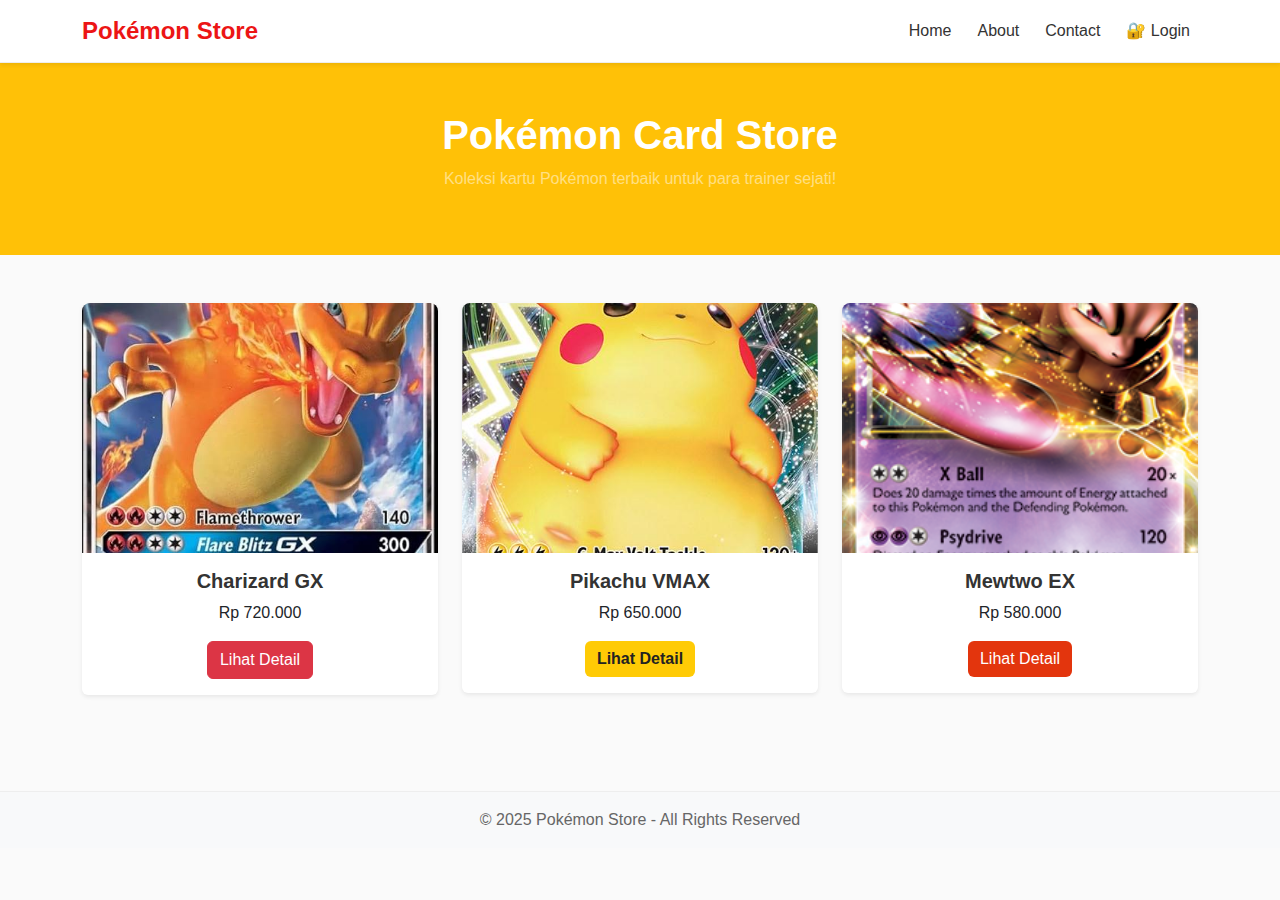
<file: index.html>
<!DOCTYPE html>
<html lang="en">
<head>
  <meta charset="UTF-8" />
  <meta name="viewport" content="width=device-width, initial-scale=1.0" />
  <title>Pokémon Store</title>
  <link href="https://cdn.jsdelivr.net/npm/bootstrap@5.3.0/dist/css/bootstrap.min.css" rel="stylesheet" />
  <link rel="stylesheet" href="assets/css/style.css">
</head>
<body>
  <!-- Navbar -->
  <nav class="navbar navbar-expand-lg navbar-light bg-light shadow-sm">
    <div class="container">
      <a class="navbar-brand fw-bold" href="index.html">Pokémon Store</a>
      <button class="navbar-toggler" type="button" data-bs-toggle="collapse" data-bs-target="#navbarNav">
        <span class="navbar-toggler-icon"></span>
      </button>
      <div class="collapse navbar-collapse" id="navbarNav">
        <ul class="navbar-nav ms-auto">
          <li class="nav-item"><a class="nav-link" href="index.html">Home</a></li>
          <li class="nav-item"><a class="nav-link" href="about.html">About</a></li>
          <li class="nav-item"><a class="nav-link" href="contact us.html">Contact</a></li>
          <li class="nav-item">
            <a class="nav-link" href="login.html">🔐 Login</a>
          </li>
        </ul>
      </div>
    </div>
  </nav>

  <!-- Header -->
  <header class="bg-warning text-center py-5">
    <h1 class="fw-bold text-white">Pokémon Card Store</h1>
    <p class="text-white-50">Koleksi kartu Pokémon terbaik untuk para trainer sejati!</p>
  </header>

  <!-- Produk -->
  <div class="container py-5">
    <div class="row g-4">
      <div class="col-md-4">
        <div class="card shadow-sm">
          <img src="assets/img/charizard gx.jpg" class="card-img-top" alt="Charizard GX" />
          <div class="card-body text-center">
            <h5 class="card-title fw-bold">Charizard GX</h5>
            <p class="card-text">Rp 720.000</p>
            <a href="charizard.html" class="btn btn-danger">Lihat Detail</a>
          </div>
        </div>
      </div>
      <div class="col-md-4">
        <div class="card shadow-sm">
          <img src="assets/img/pikachu vmax.jpg" class="card-img-top" alt="Pikachu VMAX" />
          <div class="card-body text-center">
            <h5 class="card-title fw-bold">Pikachu VMAX</h5>
            <p class="card-text">Rp 650.000</p>
            <a href="pikachu.html" class="btn btn-warning">Lihat Detail</a>
          </div>
        </div>
      </div>
      <div class="col-md-4">
        <div class="card shadow-sm">
          <img src="assets/img/mewtwo ex.jpg" class="card-img-top" alt="Mewtwo EX" />
          <div class="card-body text-center">
            <h5 class="card-title fw-bold">Mewtwo EX</h5>
            <p class="card-text">Rp 580.000</p>
            <a href="mewtwo.html" class="btn btn-secondary">Lihat Detail</a>
          </div>
        </div>
      </div>
    </div>
  </div>

<!-- Footer -->
  <footer class="text-center py-3 bg-light mt-5">
    <p class="mb-0">© 2025 Pokémon Store - All Rights Reserved</p>
  </footer>
  <script src="https://cdn.jsdelivr.net/npm/bootstrap@5.3.0/dist/js/bootstrap.bundle.min.js"></script>
<!-- Modal Login -->
    <div class="modal fade" id="loginModal" tabindex="-1">
      <div class="modal-dialog">
        <div class="modal-content">
          <div class="modal-header">
            <h5 class="modal-title">🔐 Login Pokémon Store</h5>
            <button type="button" class="btn-close" data-bs-dismiss="modal"></button>
          </div>
          <div class="modal-body">
            <form>
              <div class="mb-3">
                <label for="loginEmail" class="form-label">Email</label>
                <input type="email" class="form-control" id="loginEmail" placeholder="nama@email.com" required>
              </div>
              <div class="mb-3">
                <label for="loginPassword" class="form-label">Password</label>
                <input type="password" class="form-control" id="loginPassword" placeholder="Masukkan password" required>
              </div>
              <div class="mb-3 form-check">
                <input type="checkbox" class="form-check-input" id="rememberMe">
                <label class="form-check-label" for="rememberMe">Ingat saya</label>
              </div>
              <button type="submit" class="btn btn-warning w-100">Login</button>
            </form>
            <div class="text-center mt-3">
              <small>Belum punya akun? <a href="#" class="text-decoration-none">Daftar di sini</a></small>
            </div>
          </div>
        </div>
      </div>
    </div>
  
</body>
</html>
</file>
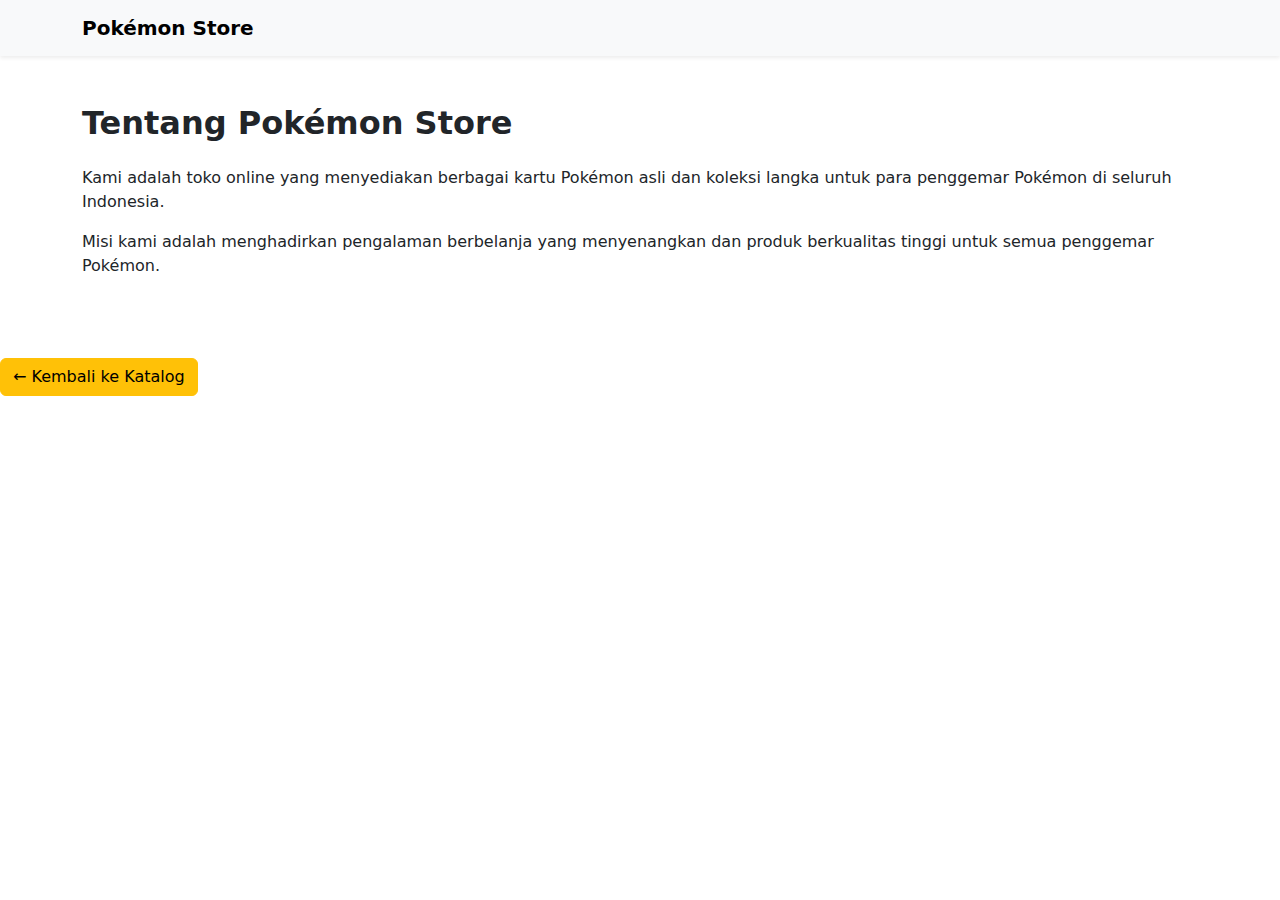
<file: about.html>
<!DOCTYPE html>
<html lang="en">
<head>
  <meta charset="UTF-8" />
  <meta name="viewport" content="width=device-width, initial-scale=1.0" />
  <title>About Us - Pokémon Store</title>
  <link href="https://cdn.jsdelivr.net/npm/bootstrap@5.3.0/dist/css/bootstrap.min.css" rel="stylesheet" />
</head>
<body>
  <nav class="navbar navbar-expand-lg navbar-light bg-light shadow-sm">
    <div class="container">
      <a class="navbar-brand fw-bold" href="index.html">Pokémon Store</a>
    </div>
  </nav>

  <div class="container py-5">
    <h2 class="fw-bold mb-4">Tentang Pokémon Store</h2>
    <p>Kami adalah toko online yang menyediakan berbagai kartu Pokémon asli dan koleksi langka untuk para penggemar Pokémon di seluruh Indonesia.</p>
    <p>Misi kami adalah menghadirkan pengalaman berbelanja yang menyenangkan dan produk berkualitas tinggi untuk semua penggemar Pokémon.</p>
  </div>

  </div>
    <a href="./index.html" class="btn btn-warning mt-3">← Kembali ke Katalog</a>
  </div>
</body>
</html>
</file>
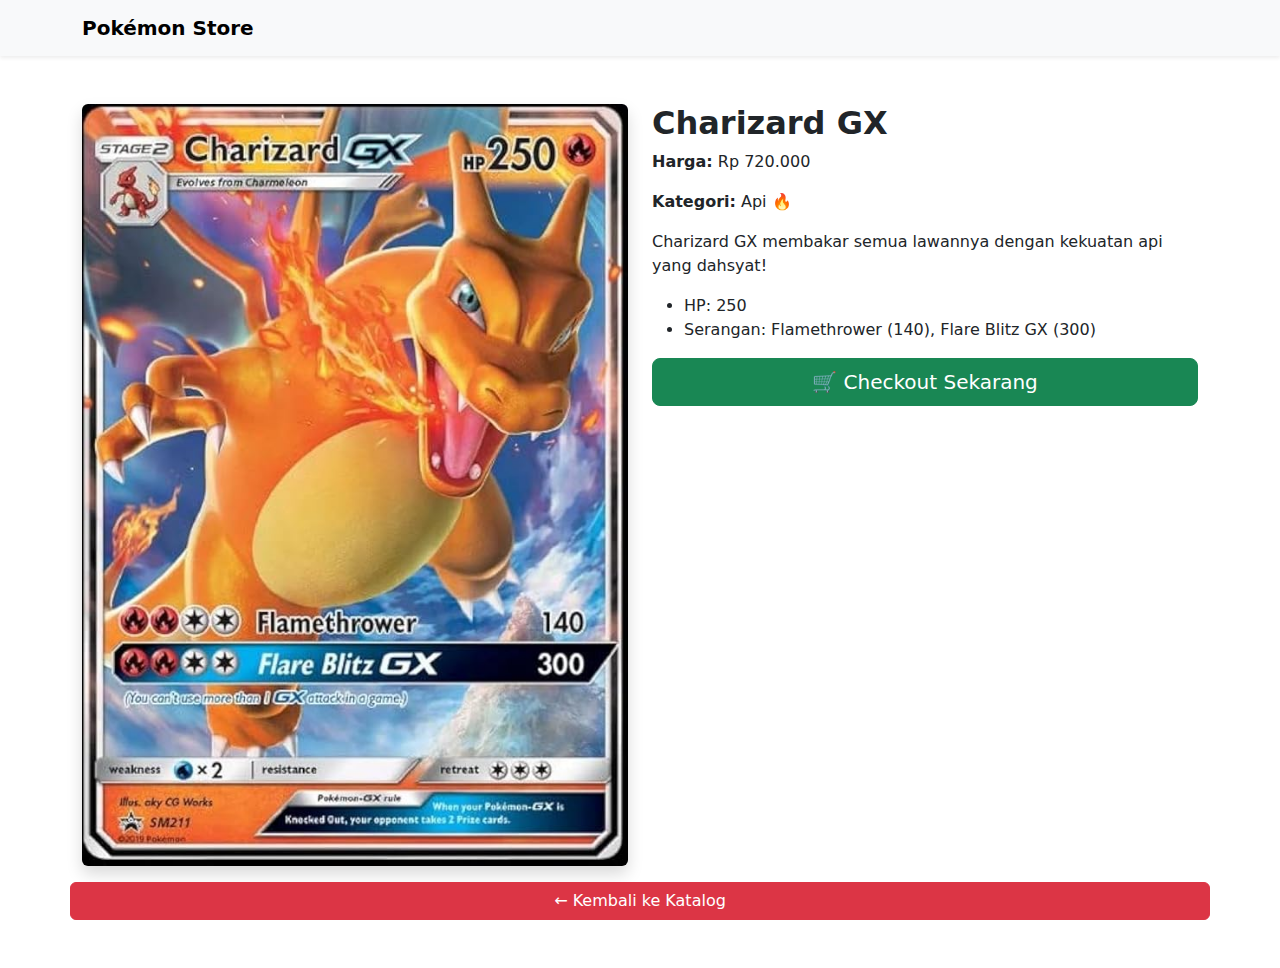
<file: charizard.html>
<!DOCTYPE html>
<html lang="en">
<head>
  <meta charset="UTF-8" />
  <meta name="viewport" content="width=device-width, initial-scale=1.0" />
  <title>Charizard GX - Pokémon Store</title>
  <link href="https://cdn.jsdelivr.net/npm/bootstrap@5.3.0/dist/css/bootstrap.min.css" rel="stylesheet" />
</head>
<body>
  <nav class="navbar navbar-expand-lg navbar-light bg-light shadow-sm">
    <div class="container">
      <a class="navbar-brand fw-bold" href="./index.html">Pokémon Store</a>
    </div>
  </nav>

  <div class="container py-5">
    <div class="row">
      <div class="col-md-6">
        <img src="assets/img/charizard gx.jpg" alt="Charizard GX" class="img-fluid rounded shadow" />
      </div>
      <div class="col-md-6">
        <h2 class="fw-bold">Charizard GX</h2>
        <p><strong>Harga:</strong> Rp 720.000</p>
        <p><strong>Kategori:</strong> Api 🔥</p>
        <p>Charizard GX membakar semua lawannya dengan kekuatan api yang dahsyat!</p>
        <ul>
          <li>HP: 250</li>
          <li>Serangan: Flamethrower (140), Flare Blitz GX (300)</li>
        </ul>
        <div class="d-grid gap-2">
          <a href="checkout.html" class="btn btn-success btn-lg">
            🛒 Checkout Sekarang
          </a>
        </div>
      </div>
        <a href="./index.html" class="btn btn-danger mt-3">← Kembali ke Katalog</a>
      </div>
    </div>
  </div>
</body>
</html>
</file>
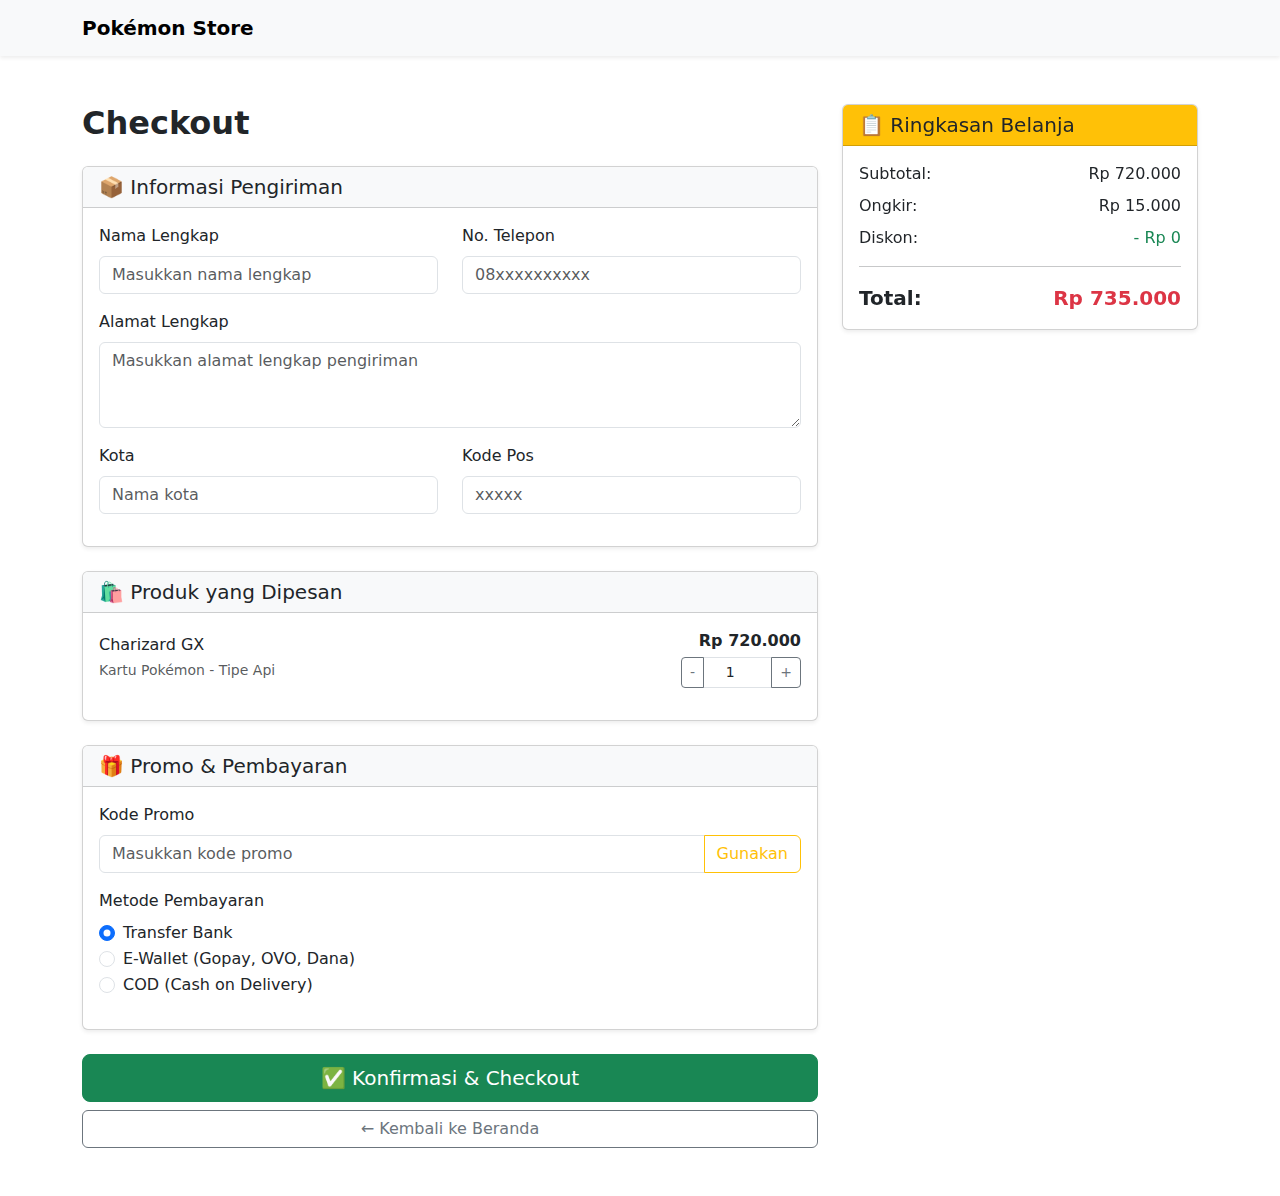
<file: checkout.html>
<!DOCTYPE html>
<html lang="id">
<head>
  <meta charset="UTF-8" />
  <meta name="viewport" content="width=device-width, initial-scale=1.0" />
  <title>Checkout - Pokémon Store</title>
  <link href="https://cdn.jsdelivr.net/npm/bootstrap@5.3.0/dist/css/bootstrap.min.css" rel="stylesheet" />
</head>
<body>
  <nav class="navbar navbar-expand-lg navbar-light bg-light shadow-sm">
    <div class="container">
      <a class="navbar-brand fw-bold" href="./index.html">Pokémon Store</a>
    </div>
  </nav>

  <div class="container py-5">
    <div class="row">
      <div class="col-md-8">
        <h2 class="fw-bold mb-4">Checkout</h2>
        
        <!-- Form Data Customer -->
        <form action="index.html" method="GET">
          <div class="card shadow-sm mb-4">
            <div class="card-header bg-light">
              <h5 class="mb-0">📦 Informasi Pengiriman</h5>
            </div>
            <div class="card-body">
              <div class="row">
                <div class="col-md-6 mb-3">
                  <label for="nama" class="form-label">Nama Lengkap</label>
                  <input type="text" class="form-control" id="nama" placeholder="Masukkan nama lengkap" required>
                </div>
                <div class="col-md-6 mb-3">
                  <label for="telepon" class="form-label">No. Telepon</label>
                  <input type="tel" class="form-control" id="telepon" placeholder="08xxxxxxxxxx" required>
                </div>
              </div>
              <div class="mb-3">
                <label for="alamat" class="form-label">Alamat Lengkap</label>
                <textarea class="form-control" id="alamat" rows="3" placeholder="Masukkan alamat lengkap pengiriman" required></textarea>
              </div>
              <div class="row">
                <div class="col-md-6 mb-3">
                  <label for="kota" class="form-label">Kota</label>
                  <input type="text" class="form-control" id="kota" placeholder="Nama kota" required>
                </div>
                <div class="col-md-6 mb-3">
                  <label for="kodepos" class="form-label">Kode Pos</label>
                  <input type="text" class="form-control" id="kodepos" placeholder="xxxxx" required>
                </div>
              </div>
            </div>
          </div>

          <!-- Informasi Produk -->
          <div class="card shadow-sm mb-4">
            <div class="card-header bg-light">
              <h5 class="mb-0">🛍️ Produk yang Dipesan</h5>
            </div>
            <div class="card-body">
              <div class="d-flex justify-content-between align-items-center mb-3">
                <div>
                  <h6 class="mb-1">Charizard GX</h6>
                  <small class="text-muted">Kartu Pokémon - Tipe Api</small>
                </div>
                <div class="text-end">
                  <p class="mb-1 fw-bold">Rp 720.000</p>
                  <div class="input-group input-group-sm" style="width: 120px;">
                    <button class="btn btn-outline-secondary" type="button">-</button>
                    <input type="number" class="form-control text-center" value="1" min="1">
                    <button class="btn btn-outline-secondary" type="button">+</button>
                  </div>
                </div>
              </div>
            </div>
          </div>

          <!-- Promo & Metode Pembayaran -->
          <div class="card shadow-sm mb-4">
            <div class="card-header bg-light">
              <h5 class="mb-0">🎁 Promo & Pembayaran</h5>
            </div>
            <div class="card-body">
              <div class="mb-3">
                <label for="kodePromo" class="form-label">Kode Promo</label>
                <div class="input-group">
                  <input type="text" class="form-control" id="kodePromo" placeholder="Masukkan kode promo">
                  <button class="btn btn-outline-warning" type="button">Gunakan</button>
                </div>
              </div>
              <div class="mb-3">
                <label class="form-label">Metode Pembayaran</label>
                <div>
                  <div class="form-check">
                    <input class="form-check-input" type="radio" name="pembayaran" id="bankTransfer" checked>
                    <label class="form-check-label" for="bankTransfer">
                      Transfer Bank
                    </label>
                  </div>
                  <div class="form-check">
                    <input class="form-check-input" type="radio" name="pembayaran" id="eWallet">
                    <label class="form-check-label" for="eWallet">
                      E-Wallet (Gopay, OVO, Dana)
                    </label>
                  </div>
                  <div class="form-check">
                    <input class="form-check-input" type="radio" name="pembayaran" id="cod">
                    <label class="form-check-label" for="cod">
                      COD (Cash on Delivery)
                    </label>
                  </div>
                </div>
              </div>
            </div>
          </div>

          <!-- Tombol Checkout -->
          <div class="d-grid gap-2">
            <button type="submit" class="btn btn-success btn-lg">
              ✅ Konfirmasi & Checkout
            </button>
            <a href="./index.html" class="btn btn-outline-secondary">
              ← Kembali ke Beranda
            </a>
          </div>
        </form>
      </div>

      <!-- Ringkasan Belanja -->
      <div class="col-md-4">
        <div class="card shadow-sm sticky-top" style="top: 20px;">
          <div class="card-header bg-warning">
            <h5 class="mb-0">📋 Ringkasan Belanja</h5>
          </div>
          <div class="card-body">
            <div class="d-flex justify-content-between mb-2">
              <span>Subtotal:</span>
              <span>Rp 720.000</span>
            </div>
            <div class="d-flex justify-content-between mb-2">
              <span>Ongkir:</span>
              <span>Rp 15.000</span>
            </div>
            <div class="d-flex justify-content-between mb-2">
              <span>Diskon:</span>
              <span class="text-success">- Rp 0</span>
            </div>
            <hr>
            <div class="d-flex justify-content-between fw-bold fs-5">
              <span>Total:</span>
              <span class="text-danger">Rp 735.000</span>
            </div>
          </div>
        </div>
      </div>
    </div>
  </div>
</body>
</html>
</file>
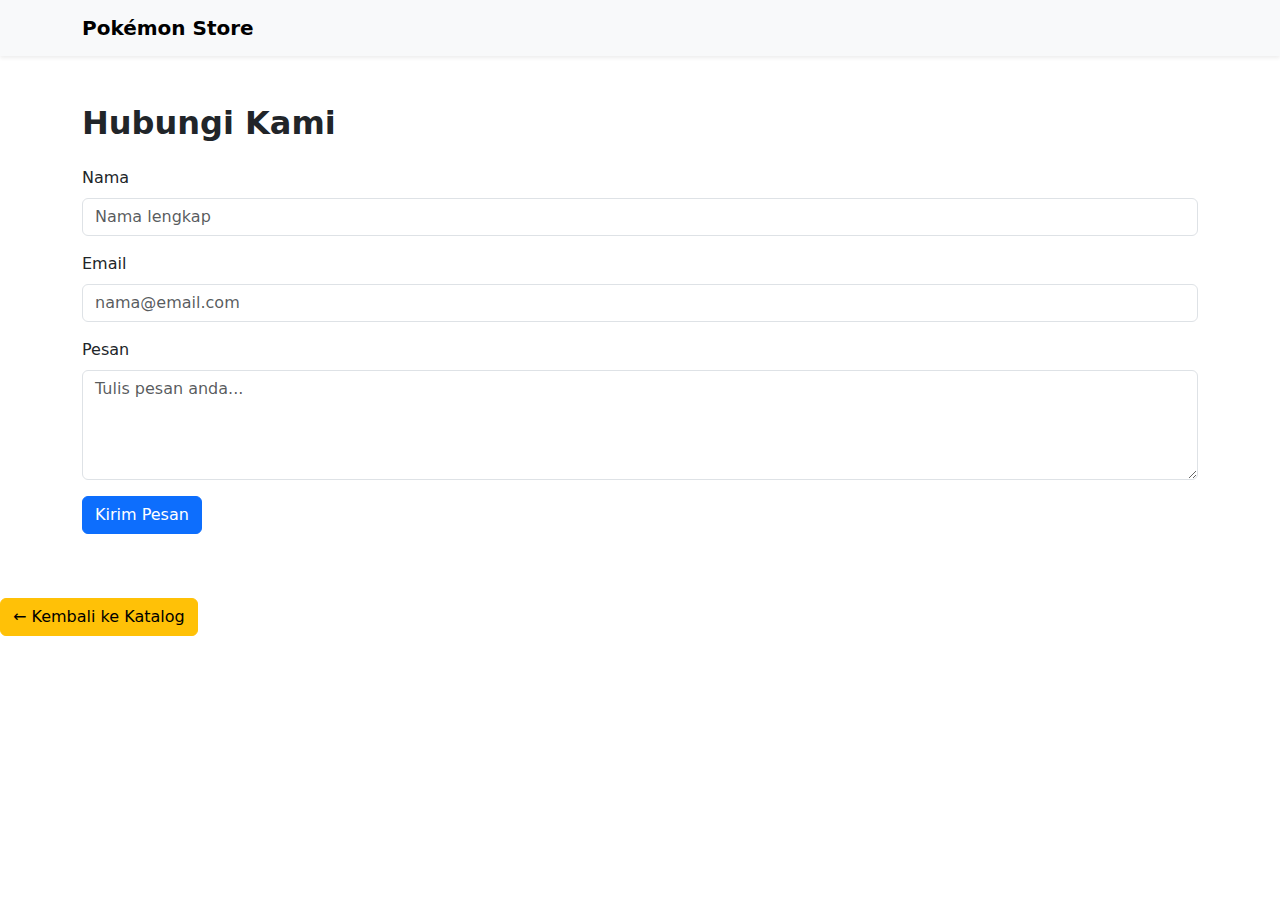
<file: contact us.html>
<!DOCTYPE html>
<html lang="en">
<head>
  <meta charset="UTF-8" />
  <meta name="viewport" content="width=device-width, initial-scale=1.0" />
  <title>Contact Us - Pokémon Store</title>
  <link href="https://cdn.jsdelivr.net/npm/bootstrap@5.3.0/dist/css/bootstrap.min.css" rel="stylesheet" />
</head>
<body>
  <nav class="navbar navbar-expand-lg navbar-light bg-light shadow-sm">
    <div class="container">
      <a class="navbar-brand fw-bold" href="index.html">Pokémon Store</a>
    </div>
  </nav>

  <div class="container py-5">
    <h2 class="fw-bold mb-4">Hubungi Kami</h2>
    <form>
      <div class="mb-3">
        <label for="name" class="form-label">Nama</label>
        <input type="text" class="form-control" id="name" placeholder="Nama lengkap" />
      </div>
      <div class="mb-3">
        <label for="email" class="form-label">Email</label>
        <input type="email" class="form-control" id="email" placeholder="nama@email.com" />
      </div>
      <div class="mb-3">
        <label for="message" class="form-label">Pesan</label>
        <textarea class="form-control" id="message" rows="4" placeholder="Tulis pesan anda..."></textarea>
      </div>
      <button type="submit" class="btn btn-primary">Kirim Pesan</button>
    </form>
    </div>
      <a href="./index.html" class="btn btn-warning mt-3">← Kembali ke Katalog</a>
    </div>
  </div>
</body>
</html>
</file>
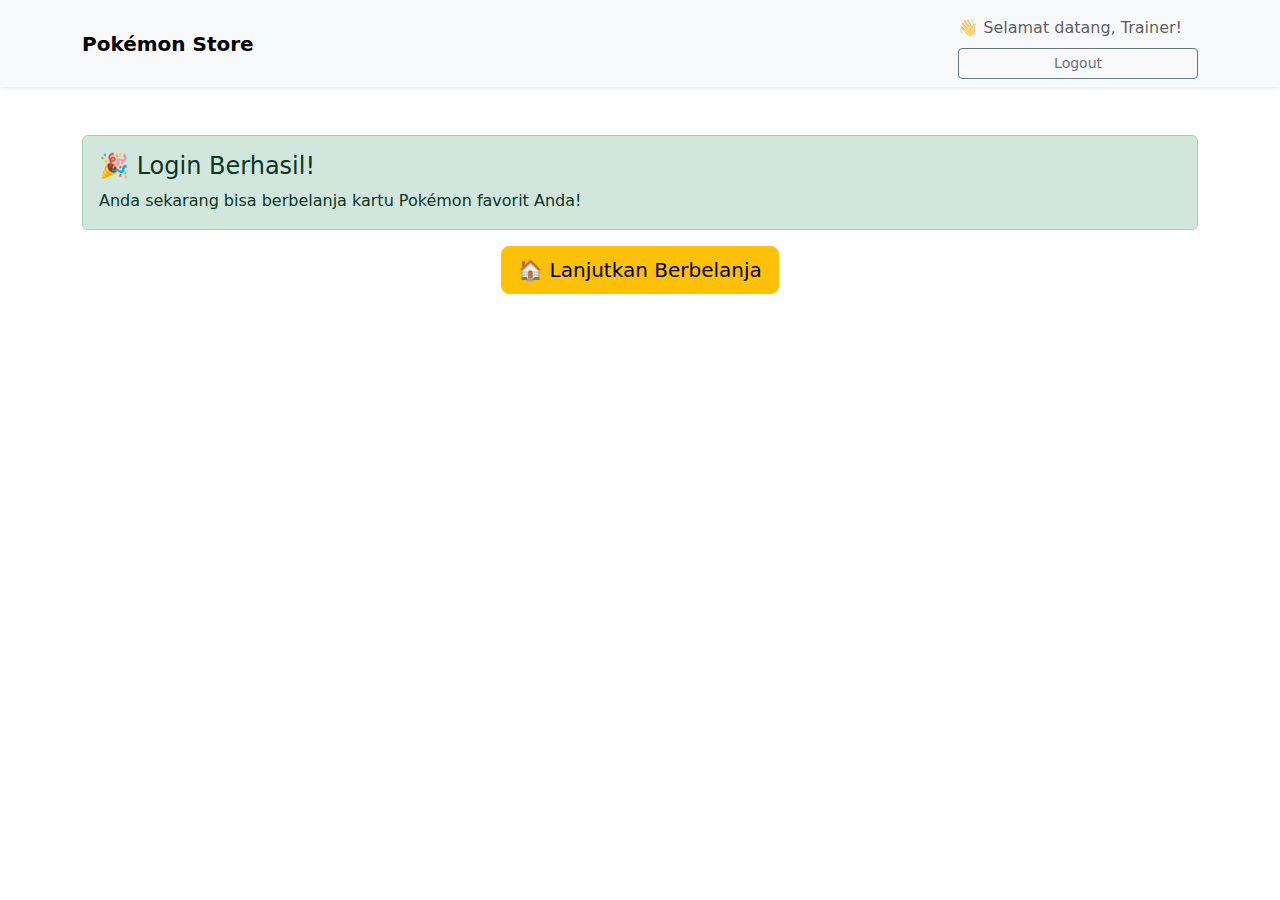
<file: dashboard.html>
<!DOCTYPE html>
<html lang="id">
<head>
  <meta charset="UTF-8" />
  <meta name="viewport" content="width=device-width, initial-scale=1.0" />
  <title>Dashboard - Pokémon Store</title>
  <link href="https://cdn.jsdelivr.net/npm/bootstrap@5.3.0/dist/css/bootstrap.min.css" rel="stylesheet" />
</head>
<body>
  <nav class="navbar navbar-light bg-light shadow-sm">
    <div class="container">
      <a class="navbar-brand fw-bold" href="./">Pokémon Store</a>
      <div class="navbar-nav ms-auto">
        <span class="navbar-text me-3">👋 Selamat datang, Trainer!</span>
        <a class="btn btn-outline-secondary btn-sm" href="index.html">Logout</a>
      </div>
    </div>
  </nav>

  <div class="container py-5">
    <div class="alert alert-success">
      <h4>🎉 Login Berhasil!</h4>
      <p class="mb-0">Anda sekarang bisa berbelanja kartu Pokémon favorit Anda!</p>
    </div>
    
    <div class="text-center">
      <a href="./index.html" class="btn btn-warning btn-lg">🏠 Lanjutkan Berbelanja</a>
    </div>
  </div>
</body>
</html>
</file>
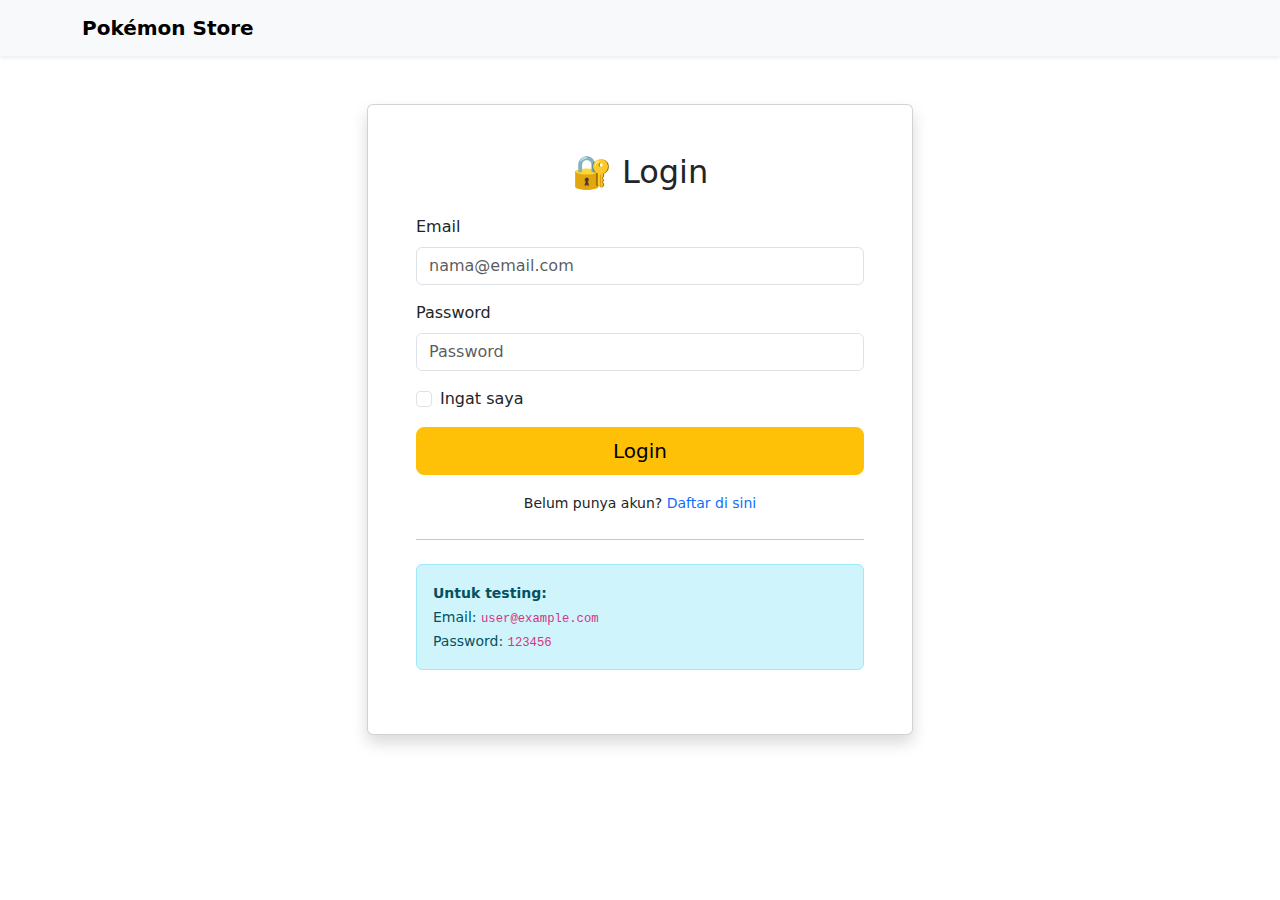
<file: login.html>
<!DOCTYPE html>
<html lang="id">
<head>
  <meta charset="UTF-8" />
  <meta name="viewport" content="width=device-width, initial-scale=1.0" />
  <title>Login - Pokémon Store</title>
  <link href="https://cdn.jsdelivr.net/npm/bootstrap@5.3.0/dist/css/bootstrap.min.css" rel="stylesheet" />
</head>
<body>
  <nav class="navbar navbar-light bg-light shadow-sm">
    <div class="container">
      <a class="navbar-brand fw-bold" href="index.html">Pokémon Store</a>
    </div>
  </nav>

  <div class="container py-5">
    <div class="row justify-content-center">
      <div class="col-md-6">
        <div class="card shadow">
          <div class="card-body p-5">
            <h2 class="text-center mb-4">🔐 Login</h2>
            
            <form action="dashboard.html" method="GET">
              <div class="mb-3">
                <label for="email" class="form-label">Email</label>
                <input type="email" class="form-control" id="email" name="email" placeholder="nama@email.com" required>
              </div>
              
              <div class="mb-3">
                <label for="password" class="form-label">Password</label>
                <input type="password" class="form-control" id="password" name="password" placeholder="Password" required>
              </div>
              
              <div class="mb-3 form-check">
                <input type="checkbox" class="form-check-input" id="remember">
                <label class="form-check-label" for="remember">Ingat saya</label>
              </div>
              
              <button type="submit" class="btn btn-warning w-100 btn-lg">Login</button>
            </form>
            
            <div class="text-center mt-3">
              <small>Belum punya akun? <a href="register.html" class="text-decoration-none">Daftar di sini</a></small>
            </div>
            
            <hr class="my-4">
            
            <div class="alert alert-info">
              <small>
                <strong>Untuk testing:</strong><br>
                Email: <code>user@example.com</code><br>
                Password: <code>123456</code>
              </small>
            </div>
          </div>
        </div>
      </div>
    </div>
  </div>
</body>
</html>
</file>
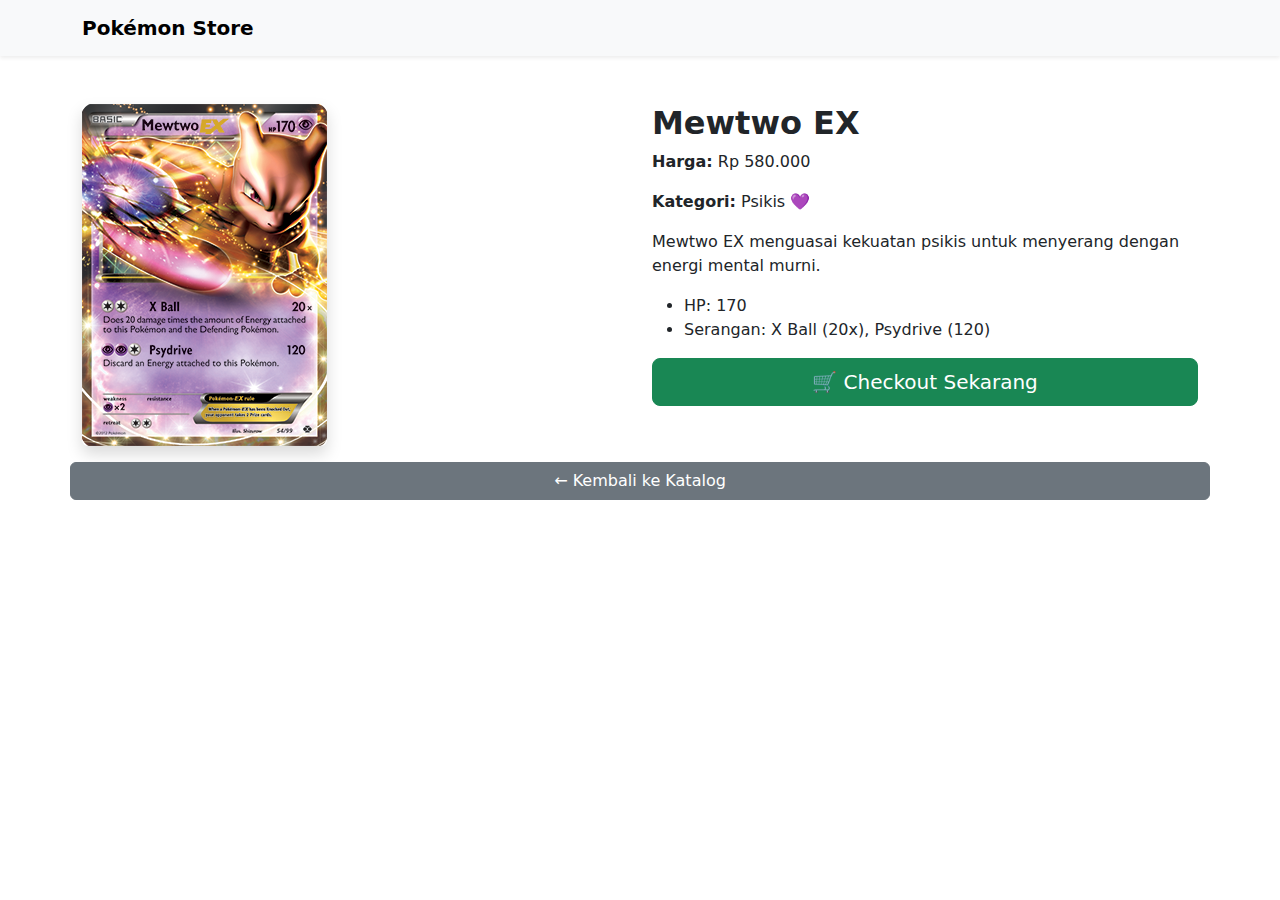
<file: mewtwo.html>
<!DOCTYPE html>
<html lang="en">
<head>
  <meta charset="UTF-8" />
  <meta name="viewport" content="width=device-width, initial-scale=1.0" />
  <title>Mewtwo EX - Pokémon Store</title>
  <link href="https://cdn.jsdelivr.net/npm/bootstrap@5.3.0/dist/css/bootstrap.min.css" rel="stylesheet" />
</head>
<body>
  <nav class="navbar navbar-expand-lg navbar-light bg-light shadow-sm">
    <div class="container">
      <a class="navbar-brand fw-bold" href="./index.html">Pokémon Store</a>
    </div>
  </nav>

  <div class="container py-5">
    <div class="row">
      <div class="col-md-6">
        <img src="assets/img/mewtwo ex.jpg" alt="Mewtwo EX" class="img-fluid rounded shadow" />
      </div>
      <div class="col-md-6">
        <h2 class="fw-bold">Mewtwo EX</h2>
        <p><strong>Harga:</strong> Rp 580.000</p>
        <p><strong>Kategori:</strong> Psikis 💜</p>
        <p>Mewtwo EX menguasai kekuatan psikis untuk menyerang dengan energi mental murni.</p>
        <ul>
          <li>HP: 170</li>
          <li>Serangan: X Ball (20x), Psydrive (120)</li>
        </ul>
        <div class="d-grid gap-2">
          <a href="checkout.html" class="btn btn-success btn-lg">
            🛒 Checkout Sekarang
          </a>
        </div>
      </div>
        <a href="./index.html" class="btn btn-secondary mt-3">← Kembali ke Katalog</a>
      </div>
    </div>
  </div>
</body>
</html>
</file>
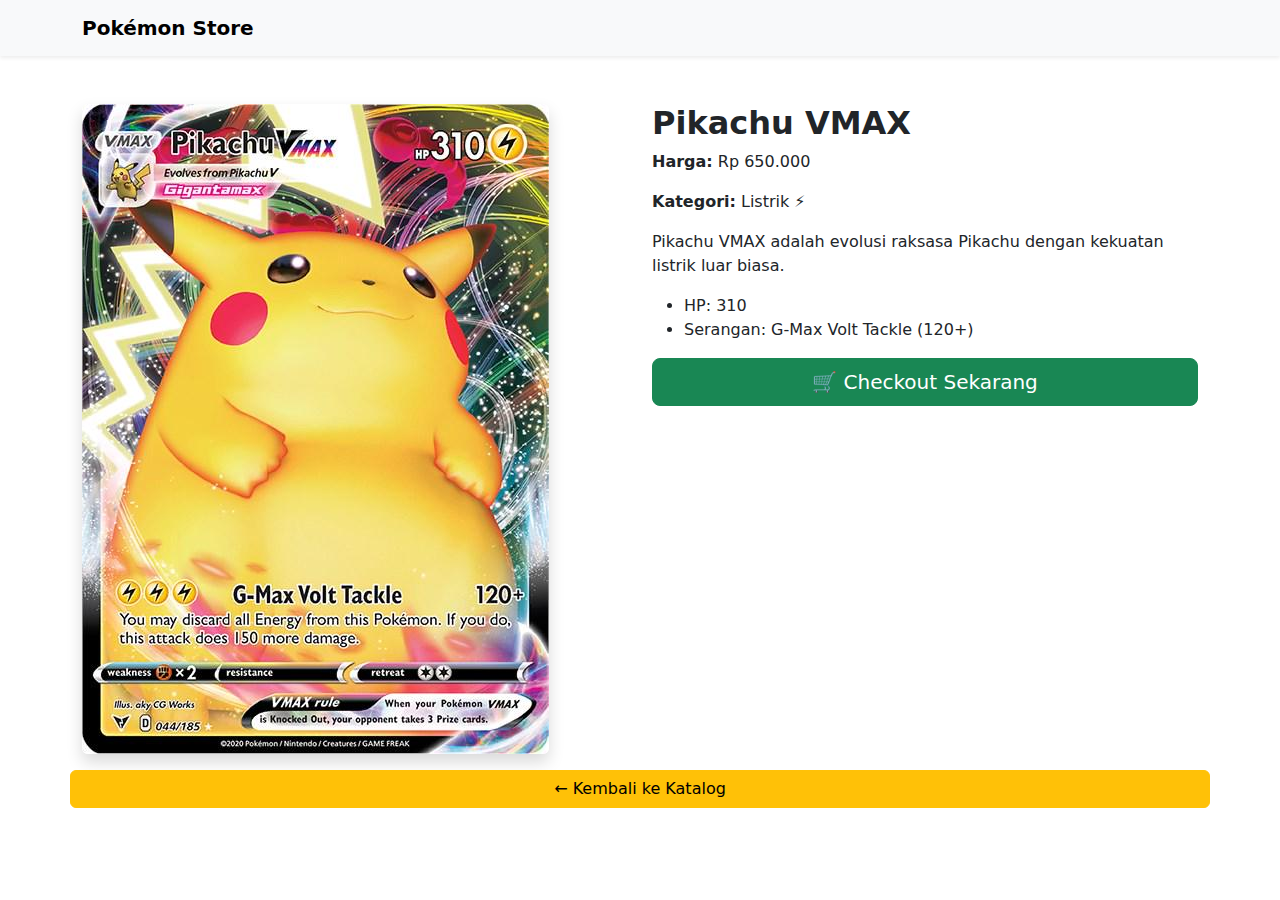
<file: pikachu.html>
<!DOCTYPE html>
<html lang="en">
<head>
  <meta charset="UTF-8" />
  <meta name="viewport" content="width=device-width, initial-scale=1.0" />
  <title>Pikachu VMAX - Pokémon Store</title>
  <link href="https://cdn.jsdelivr.net/npm/bootstrap@5.3.0/dist/css/bootstrap.min.css" rel="stylesheet" />
</head>
<body>
  <nav class="navbar navbar-expand-lg navbar-light bg-light shadow-sm">
    <div class="container">
      <a class="navbar-brand fw-bold" href="index.html">Pokémon Store</a>
    </div>
  </nav>

  <div class="container py-5">
    <div class="row">
      <div class="col-md-6">
        <img src="assets/img/pikachu vmax.jpg" alt="Pikachu VMAX" class="img-fluid rounded shadow" />
      </div>
      <div class="col-md-6">
        <h2 class="fw-bold">Pikachu VMAX</h2>
        <p><strong>Harga:</strong> Rp 650.000</p>
        <p><strong>Kategori:</strong> Listrik ⚡</p>
        <p>Pikachu VMAX adalah evolusi raksasa Pikachu dengan kekuatan listrik luar biasa.</p>
        <ul>
          <li>HP: 310</li>
          <li>Serangan: G-Max Volt Tackle (120+)</li>
        </ul>
        <div class="d-grid gap-2">
          <a href="checkout.html" class="btn btn-success btn-lg">
            🛒 Checkout Sekarang
          </a>
        </div>
      </div>
        <a href="index.html" class="btn btn-warning mt-3">← Kembali ke Katalog</a>
      </div>
    </div>
  </div>
</body>
</html>
</file>
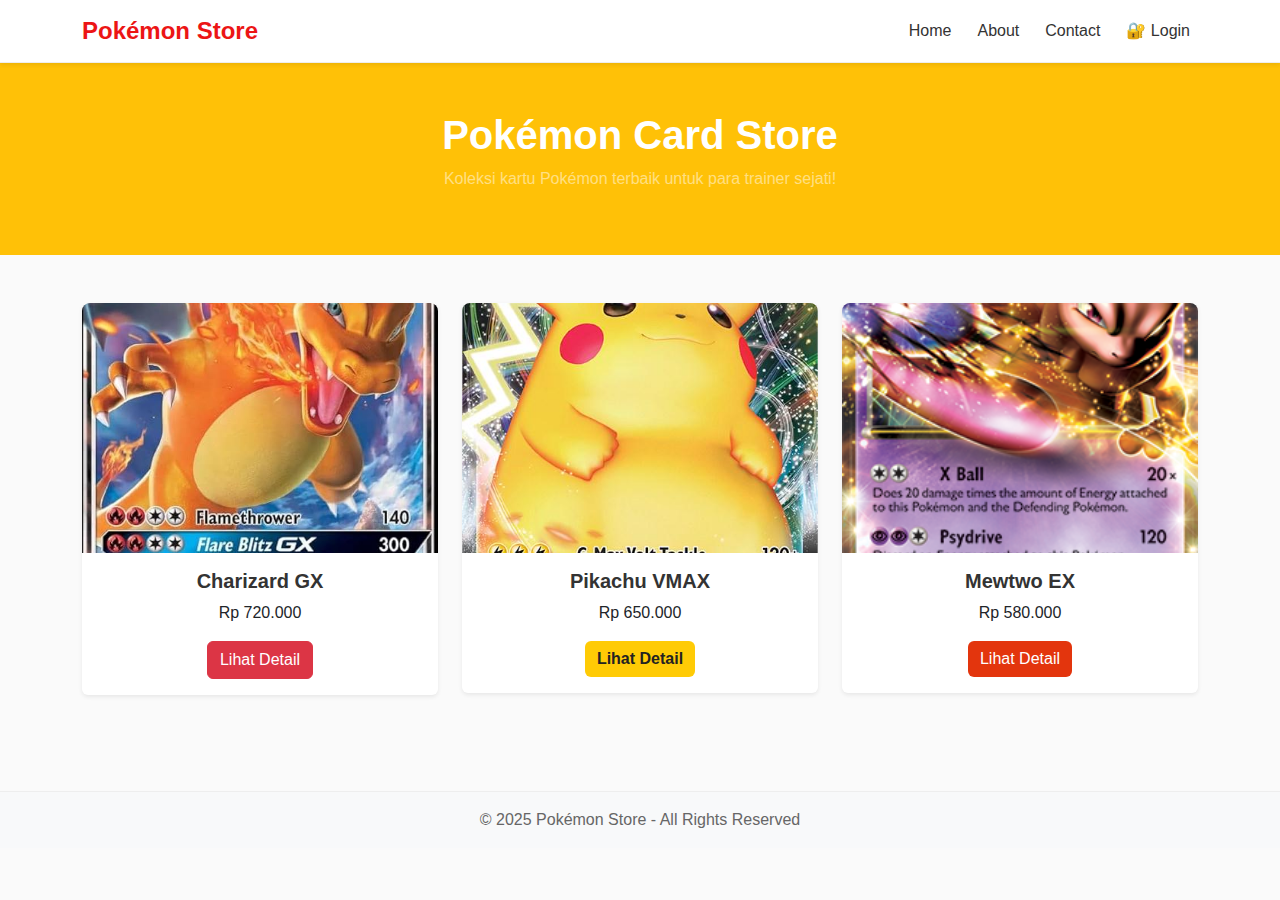
<file: pokestore.html>
<!DOCTYPE html>
<html lang="en">
<head>
  <meta charset="UTF-8" />
  <meta name="viewport" content="width=device-width, initial-scale=1.0" />
  <title>Pokémon Store</title>
  <link href="https://cdn.jsdelivr.net/npm/bootstrap@5.3.0/dist/css/bootstrap.min.css" rel="stylesheet" />
  <link rel="stylesheet" href="assets/css/style.css">
</head>
<body>
  <!-- Navbar -->
  <nav class="navbar navbar-expand-lg navbar-light bg-light shadow-sm">
    <div class="container">
      <a class="navbar-brand fw-bold" href="pokestore.html">Pokémon Store</a>
      <button class="navbar-toggler" type="button" data-bs-toggle="collapse" data-bs-target="#navbarNav">
        <span class="navbar-toggler-icon"></span>
      </button>
      <div class="collapse navbar-collapse" id="navbarNav">
        <ul class="navbar-nav ms-auto">
          <li class="nav-item"><a class="nav-link" href="pokestore.html">Home</a></li>
          <li class="nav-item"><a class="nav-link" href="about.html">About</a></li>
          <li class="nav-item"><a class="nav-link" href="contact us.html">Contact</a></li>
          <li class="nav-item">
            <a class="nav-link" href="login.html">🔐 Login</a>
          </li>
        </ul>
      </div>
    </div>
  </nav>

  <!-- Header -->
  <header class="bg-warning text-center py-5">
    <h1 class="fw-bold text-white">Pokémon Card Store</h1>
    <p class="text-white-50">Koleksi kartu Pokémon terbaik untuk para trainer sejati!</p>
  </header>

  <!-- Produk -->
  <div class="container py-5">
    <div class="row g-4">
      <div class="col-md-4">
        <div class="card shadow-sm">
          <img src="assets/img/charizard gx.jpg" class="card-img-top" alt="Charizard GX" />
          <div class="card-body text-center">
            <h5 class="card-title fw-bold">Charizard GX</h5>
            <p class="card-text">Rp 720.000</p>
            <a href="charizard.html" class="btn btn-danger">Lihat Detail</a>
          </div>
        </div>
      </div>
      <div class="col-md-4">
        <div class="card shadow-sm">
          <img src="assets/img/pikachu vmax.jpg" class="card-img-top" alt="Pikachu VMAX" />
          <div class="card-body text-center">
            <h5 class="card-title fw-bold">Pikachu VMAX</h5>
            <p class="card-text">Rp 650.000</p>
            <a href="pikachu.html" class="btn btn-warning">Lihat Detail</a>
          </div>
        </div>
      </div>
      <div class="col-md-4">
        <div class="card shadow-sm">
          <img src="assets/img/mewtwo ex.jpg" class="card-img-top" alt="Mewtwo EX" />
          <div class="card-body text-center">
            <h5 class="card-title fw-bold">Mewtwo EX</h5>
            <p class="card-text">Rp 580.000</p>
            <a href="mewtwo.html" class="btn btn-secondary">Lihat Detail</a>
          </div>
        </div>
      </div>
    </div>
  </div>

<!-- Footer -->
  <footer class="text-center py-3 bg-light mt-5">
    <p class="mb-0">© 2025 Pokémon Store - All Rights Reserved</p>
  </footer>
  <script src="https://cdn.jsdelivr.net/npm/bootstrap@5.3.0/dist/js/bootstrap.bundle.min.js"></script>
<!-- Modal Login -->
    <div class="modal fade" id="loginModal" tabindex="-1">
      <div class="modal-dialog">
        <div class="modal-content">
          <div class="modal-header">
            <h5 class="modal-title">🔐 Login Pokémon Store</h5>
            <button type="button" class="btn-close" data-bs-dismiss="modal"></button>
          </div>
          <div class="modal-body">
            <form>
              <div class="mb-3">
                <label for="loginEmail" class="form-label">Email</label>
                <input type="email" class="form-control" id="loginEmail" placeholder="nama@email.com" required>
              </div>
              <div class="mb-3">
                <label for="loginPassword" class="form-label">Password</label>
                <input type="password" class="form-control" id="loginPassword" placeholder="Masukkan password" required>
              </div>
              <div class="mb-3 form-check">
                <input type="checkbox" class="form-check-input" id="rememberMe">
                <label class="form-check-label" for="rememberMe">Ingat saya</label>
              </div>
              <button type="submit" class="btn btn-warning w-100">Login</button>
            </form>
            <div class="text-center mt-3">
              <small>Belum punya akun? <a href="#" class="text-decoration-none">Daftar di sini</a></small>
            </div>
          </div>
        </div>
      </div>
    </div>
  
</body>
</html>
</file>
<file: assets/css/style.css>
/* === GLOBAL STYLE === */
body {
  font-family: 'Poppins', sans-serif;
  background-color: #fafafa;
  color: #333;
  margin: 0;
  padding: 0;
}

.navbar {
  background-color: #fff !important;
  border-bottom: 1px solid #eee;
}

.navbar-brand {
  color: #ec1515 !important;
  font-weight: 700;
  font-size: 1.5rem;
}

.nav-link {
  color: #333 !important;
  font-weight: 500;
  margin-left: 10px;
}

.nav-link:hover {
  color: #e3350d !important;
}

/*#header.bg-warning{
  background-color: #ec1515;
}*/


/* === HERO SECTION === */
.hero {
  background: linear-gradient(90deg, #ffcb05 0%, #f11313 100%);
  padding: 60px 0;
  text-align: center;
  color: #222;
}

.hero h1 {
  font-weight: 700;
  margin-bottom: 15px;
}

.hero p {
  font-size: 1.1rem;
}

/* === PRODUCT CARD === */
.card {
  border: none;
  transition: all 0.3s ease;
  box-shadow: 0 2px 8px rgba(0, 0, 0, 0.08);
}

.card:hover {
  transform: translateY(-6px);
  box-shadow: 0 4px 14px rgba(0, 0, 0, 0.12);
}

.card img {
  border-radius: 8px 8px 0 0;
  height: 250px;
  object-fit: cover;
}

.card-body h5 {
  font-weight: 600;
  color: #333;
}

.price {
  color: #e3350d;
  font-weight: 600;
}

/* === PRODUCT DETAIL === */
.product-detail img {
  border-radius: 12px;
  max-height: 450px;
  object-fit: contain;
}

.product-detail h2 {
  color: #e3350d;
  font-weight: 700;
}

.product-detail ul {
  list-style: none;
  padding: 0;
}

.product-detail li::before {
  content: "⚡ ";
}

/* === BUTTONS === */
.btn-warning {
  background-color: #ffcb05;
  border: none;
  color: #222;
  font-weight: 600;
}

.btn-warning:hover {
  background-color: #f6b900;
}

.btn-secondary {
  background-color: #e3350d;
  border: none;
}

.btn-secondary:hover {
  background-color: #bf2b0a;
}

/* === FOOTER === */
footer {
  background-color: #fff;
  text-align: center;
  padding: 30px 0;
  margin-top: 60px;
  border-top: 1px solid #eee;
  color: #666;
}

/* === CONTACT FORM === */
form input, form textarea {
  border-radius: 8px !important;
  border: 1px solid #ddd;
  padding: 10px;
}

form button {
  background-color: #ffcb05;
  border: none;
  color: #222;
  font-weight: 600;
}

form button:hover {
  background-color: #f6b900;
}

/* === RESPONSIVE === */
@media (max-width: 768px) {
  .hero {
    padding: 40px 0;
  }

  .product-detail img {
    max-height: 300px;
  }
}
</file>
